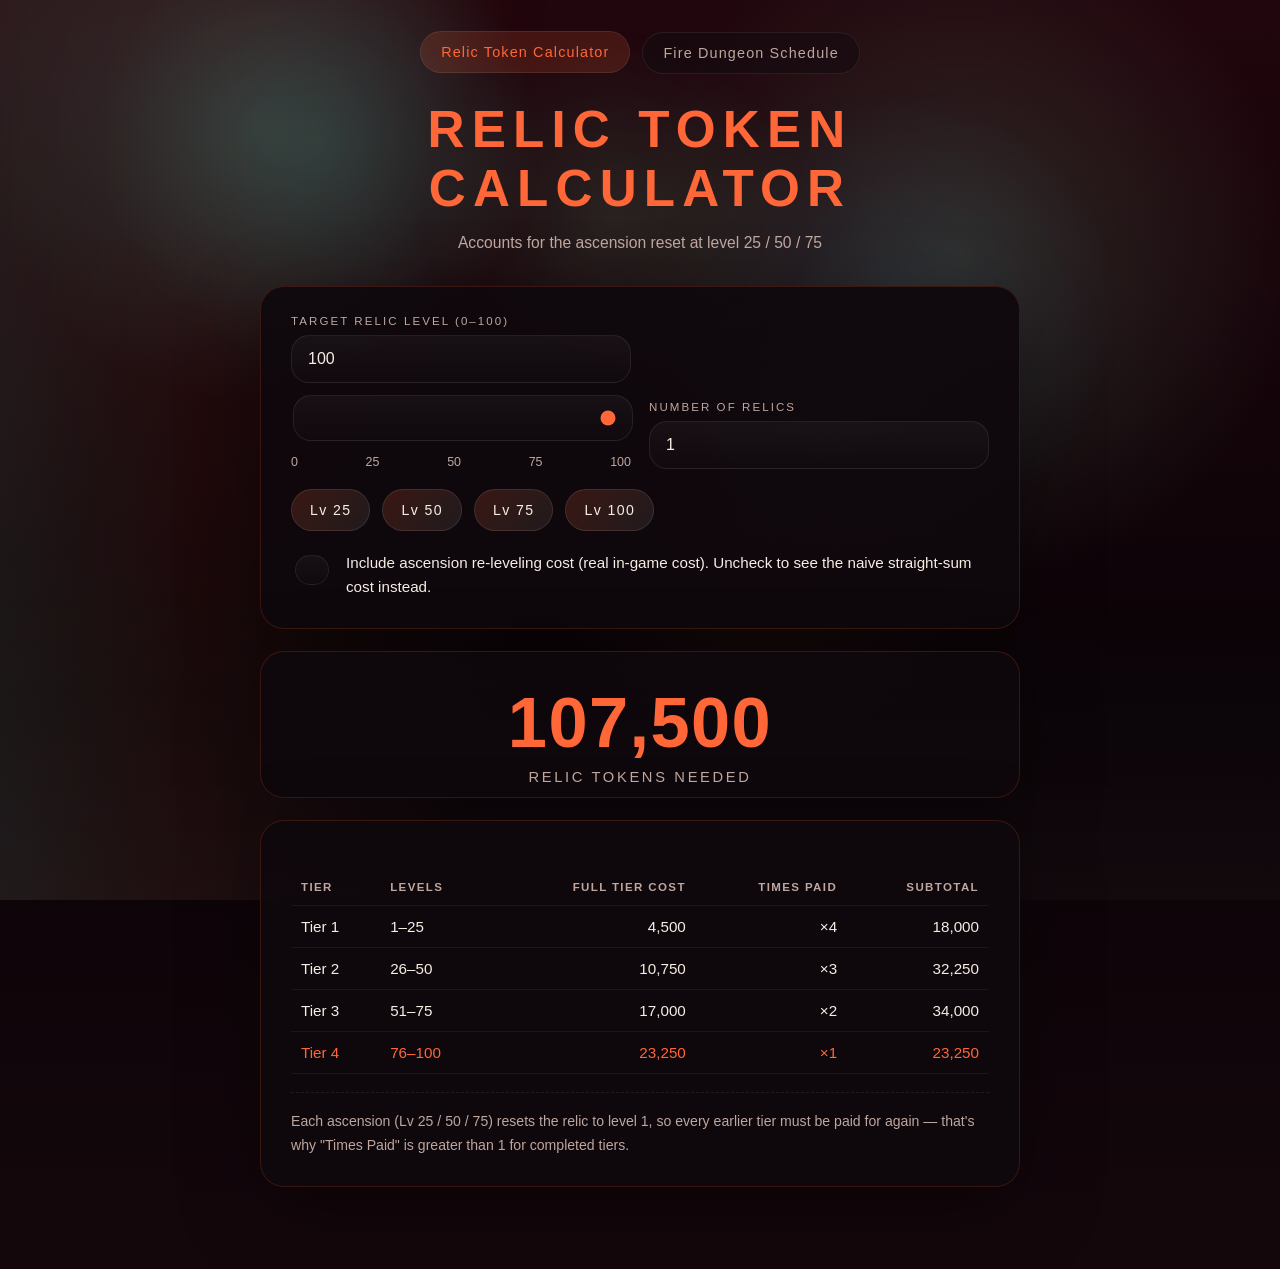
<file: index.html>
<!DOCTYPE html>
<html lang="en">
  <head>
    <meta charset="UTF-8" />
    <meta name="viewport" content="width=device-width, initial-scale=1.0" />
    <title>Relic Token Calculator</title>
    <link rel="stylesheet" href="css/styles.css" />
  </head>
  <body>
    <div class="wrap">
      <div class="tab-nav">
        <a class="tab active" href="index.html">Relic Token Calculator</a>
        <a class="tab" href="fire.html">Fire Dungeon Schedule</a>
      </div>
      <h1>Relic Token Calculator</h1>
      <div class="sub">Accounts for the ascension reset at level 25 / 50 / 75</div>

      <div class="panel">
        <div class="row">
          <div class="field">
            <label for="level">Target Relic Level (0–100)</label>
            <input type="number" id="level" min="0" max="100" value="100" />
            <input type="range" id="levelSlider" min="0" max="100" value="100" />
            <div class="level-marks">
              <span>0</span><span>25</span><span>50</span><span>75</span><span>100</span>
            </div>
          </div>
          <div class="field">
            <label for="relics">Number of Relics</label>
            <input type="number" id="relics" min="1" value="1" />
          </div>
        </div>

        <div class="quick">
          <button data-lvl="25">Lv 25</button>
          <button data-lvl="50">Lv 50</button>
          <button data-lvl="75">Lv 75</button>
          <button data-lvl="100">Lv 100</button>
        </div>

        <div class="toggle-row">
          <input type="checkbox" id="resetMode" checked />
          <label for="resetMode" class="toggle-label">
            Include ascension re-leveling cost (real in-game cost). Uncheck to see the naive straight-sum cost instead.
          </label>
        </div>
      </div>

      <div class="panel result-hero">
        <div class="amount" id="totalAmount">0</div>
        <div class="label" id="totalLabel">Relic Tokens Needed</div>
      </div>

      <div class="panel">
        <table>
          <thead>
            <tr>
              <th>Tier</th>
              <th>Levels</th>
              <th class="num">Full Tier Cost</th>
              <th class="num">Times Paid</th>
              <th class="num">Subtotal</th>
            </tr>
          </thead>
          <tbody id="breakdownBody"></tbody>
        </table>
        <div class="note" id="footnote"></div>
      </div>
    </div>

    <script src="js/script.js"></script>
  </body>
</html>
</file>
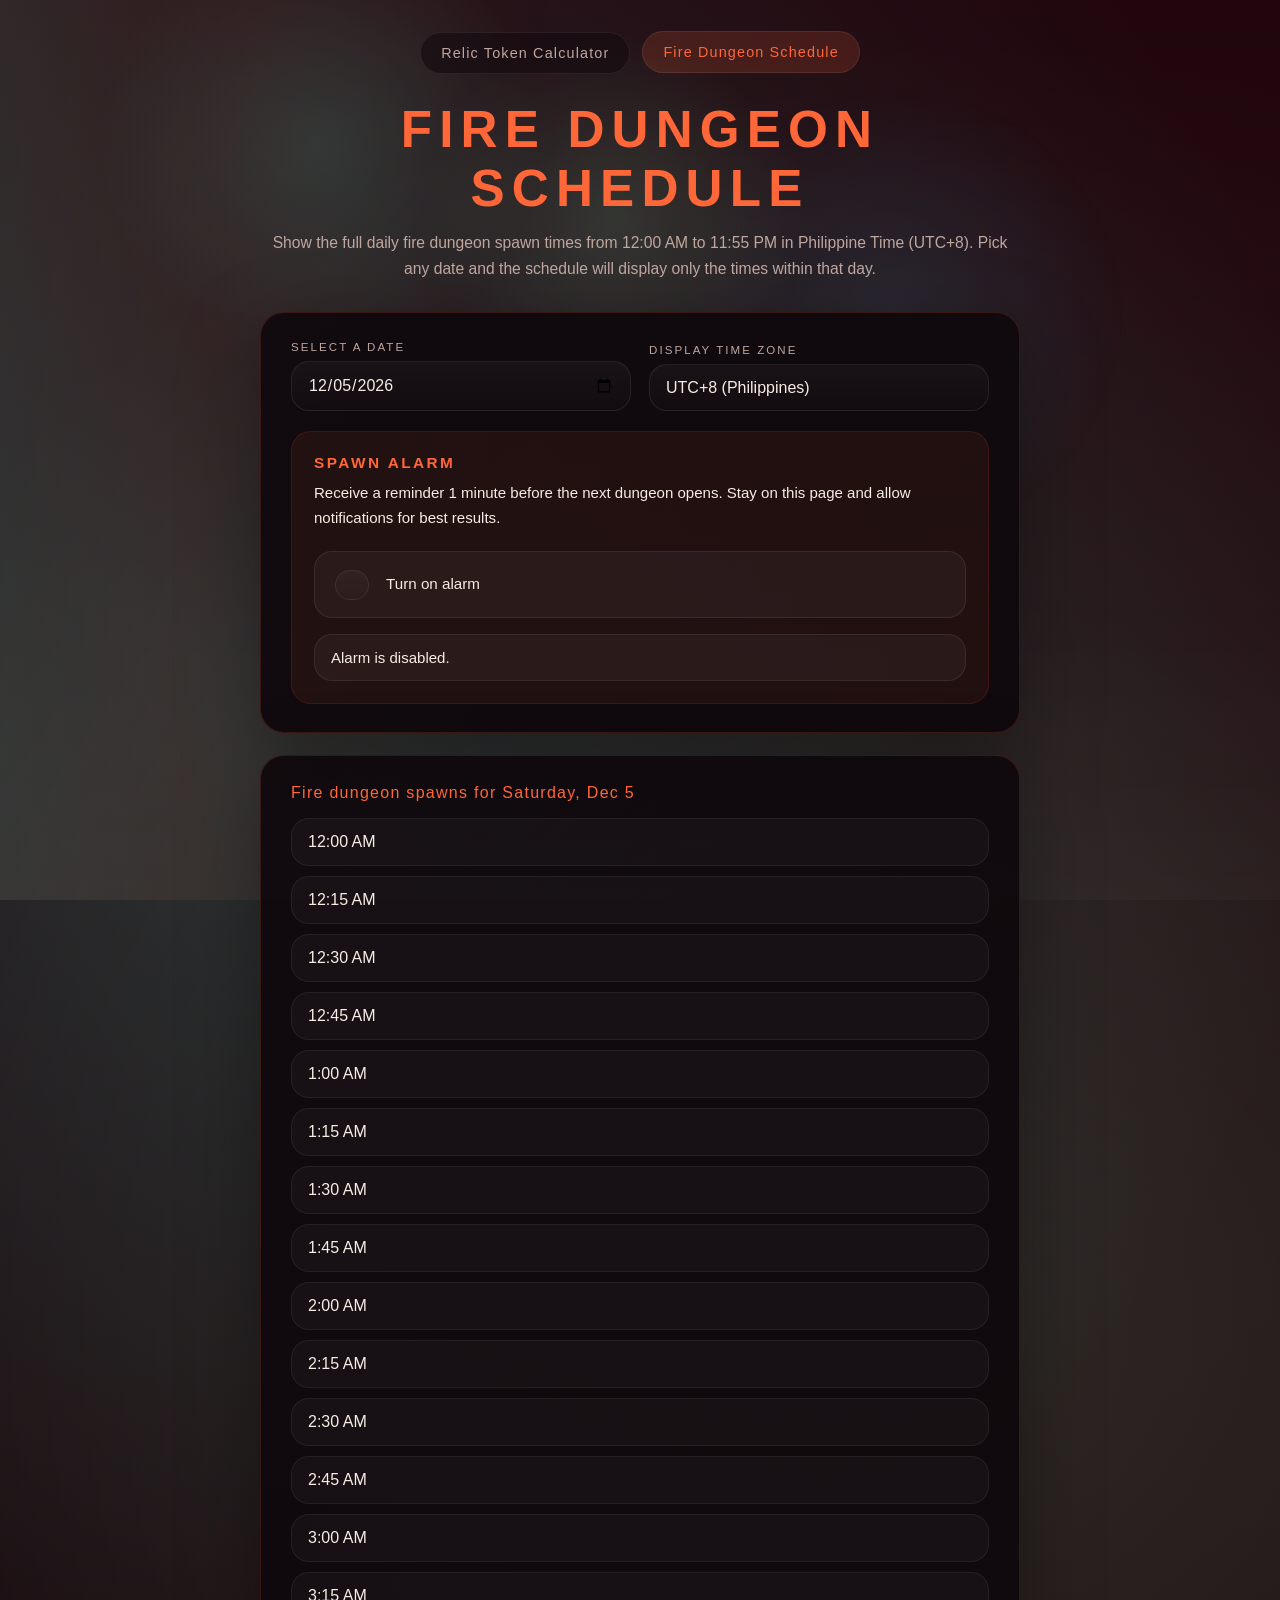
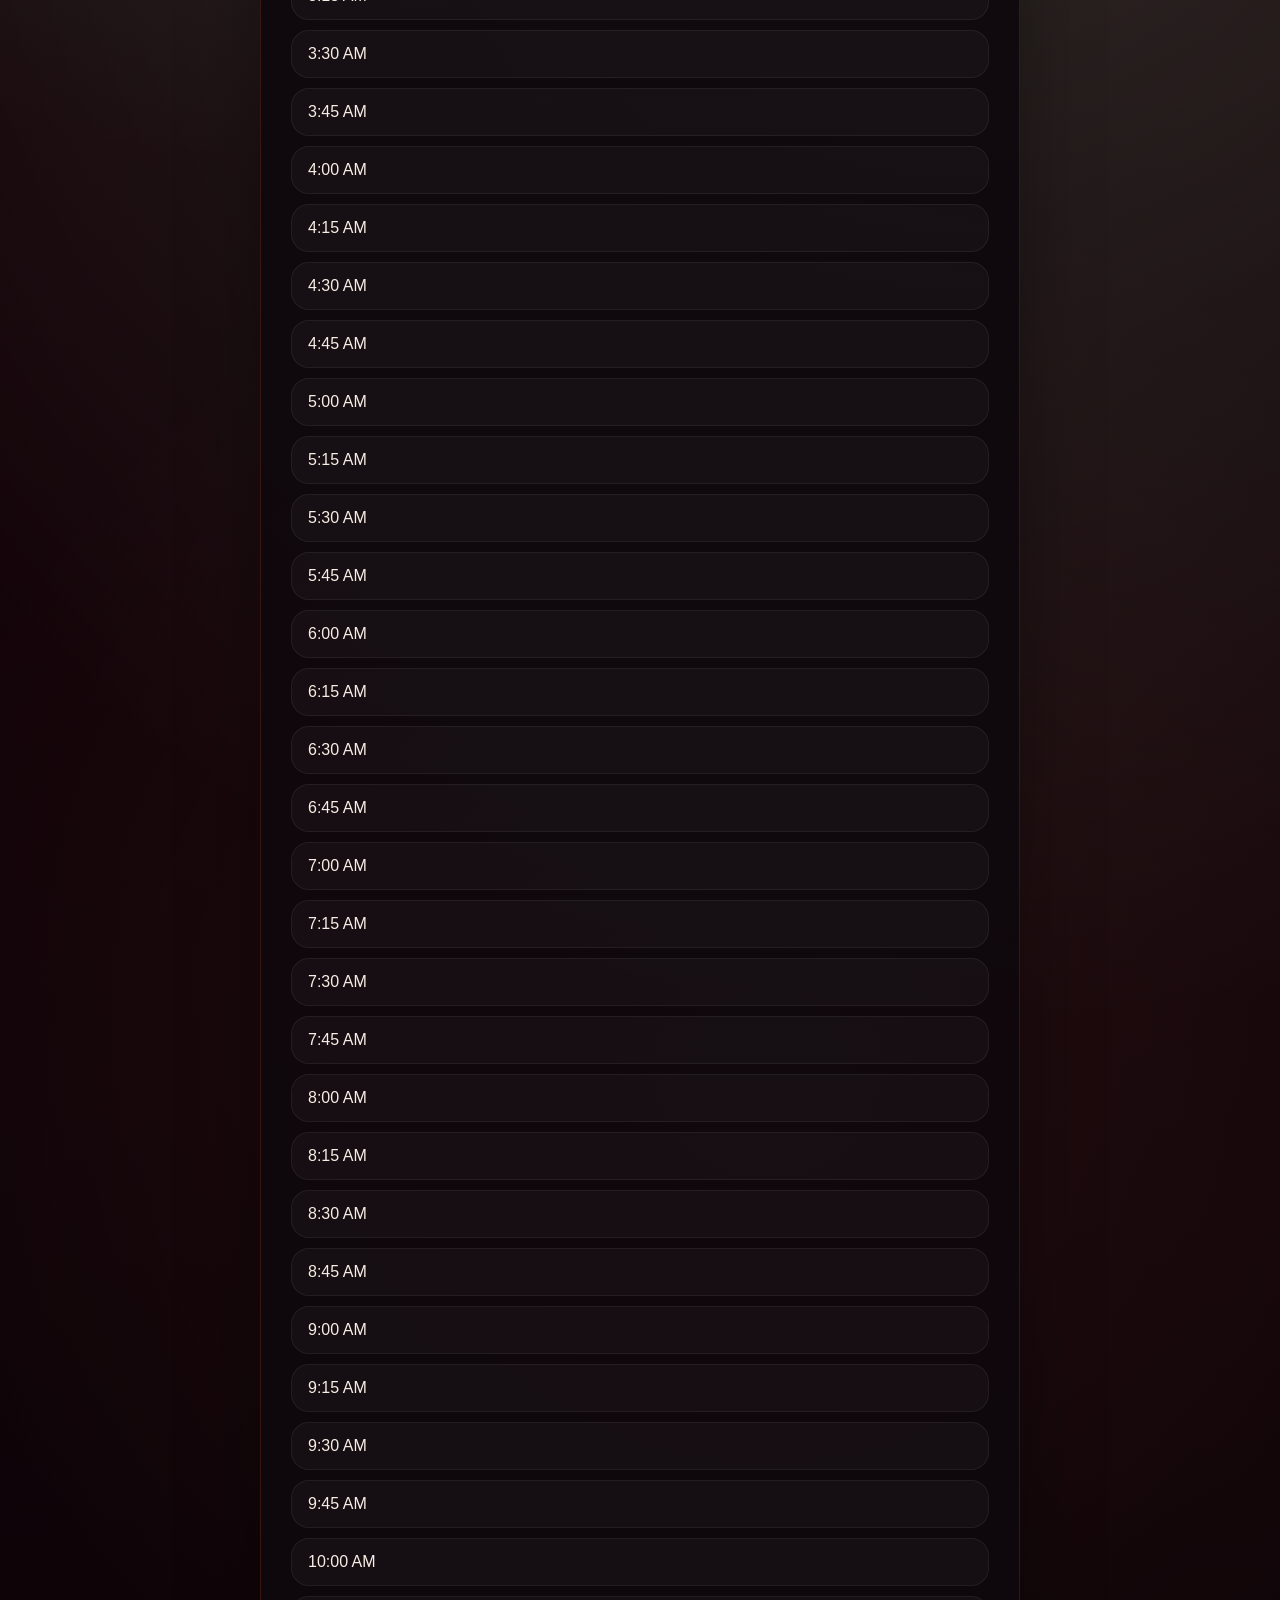
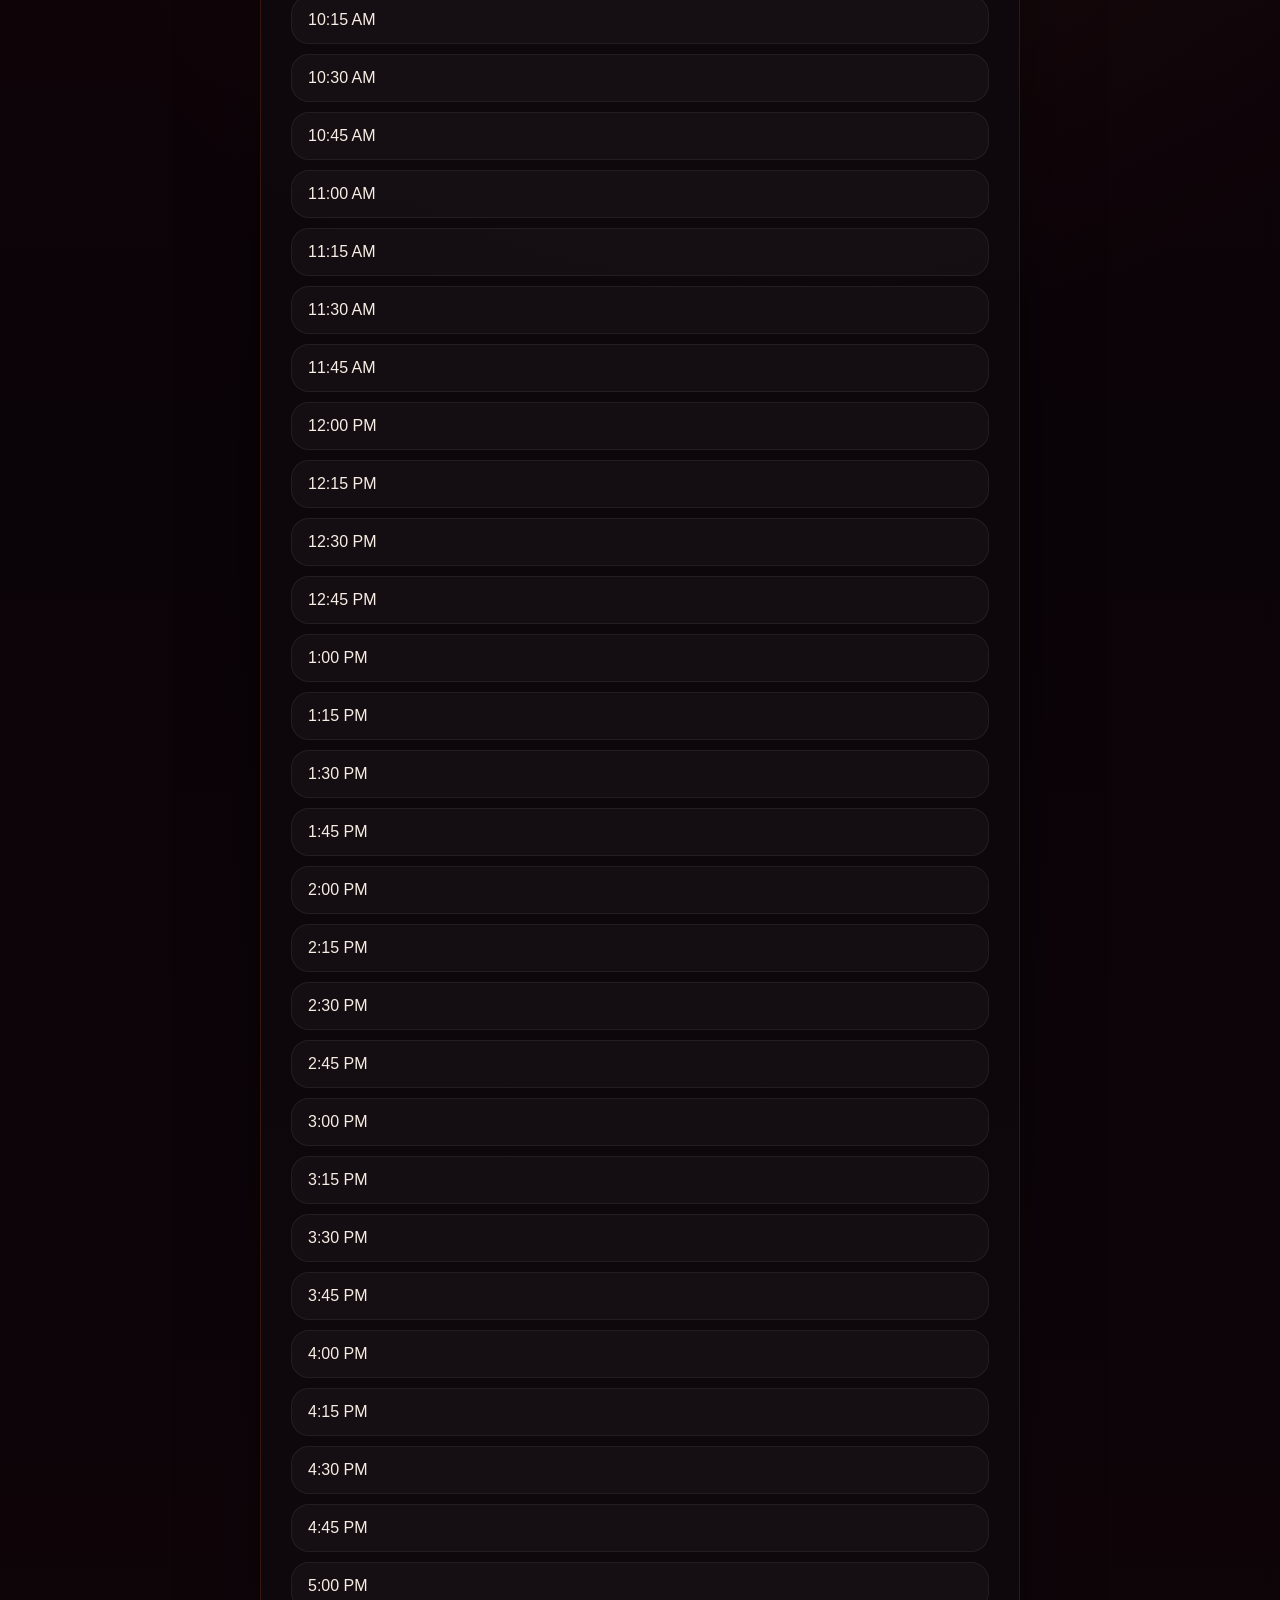
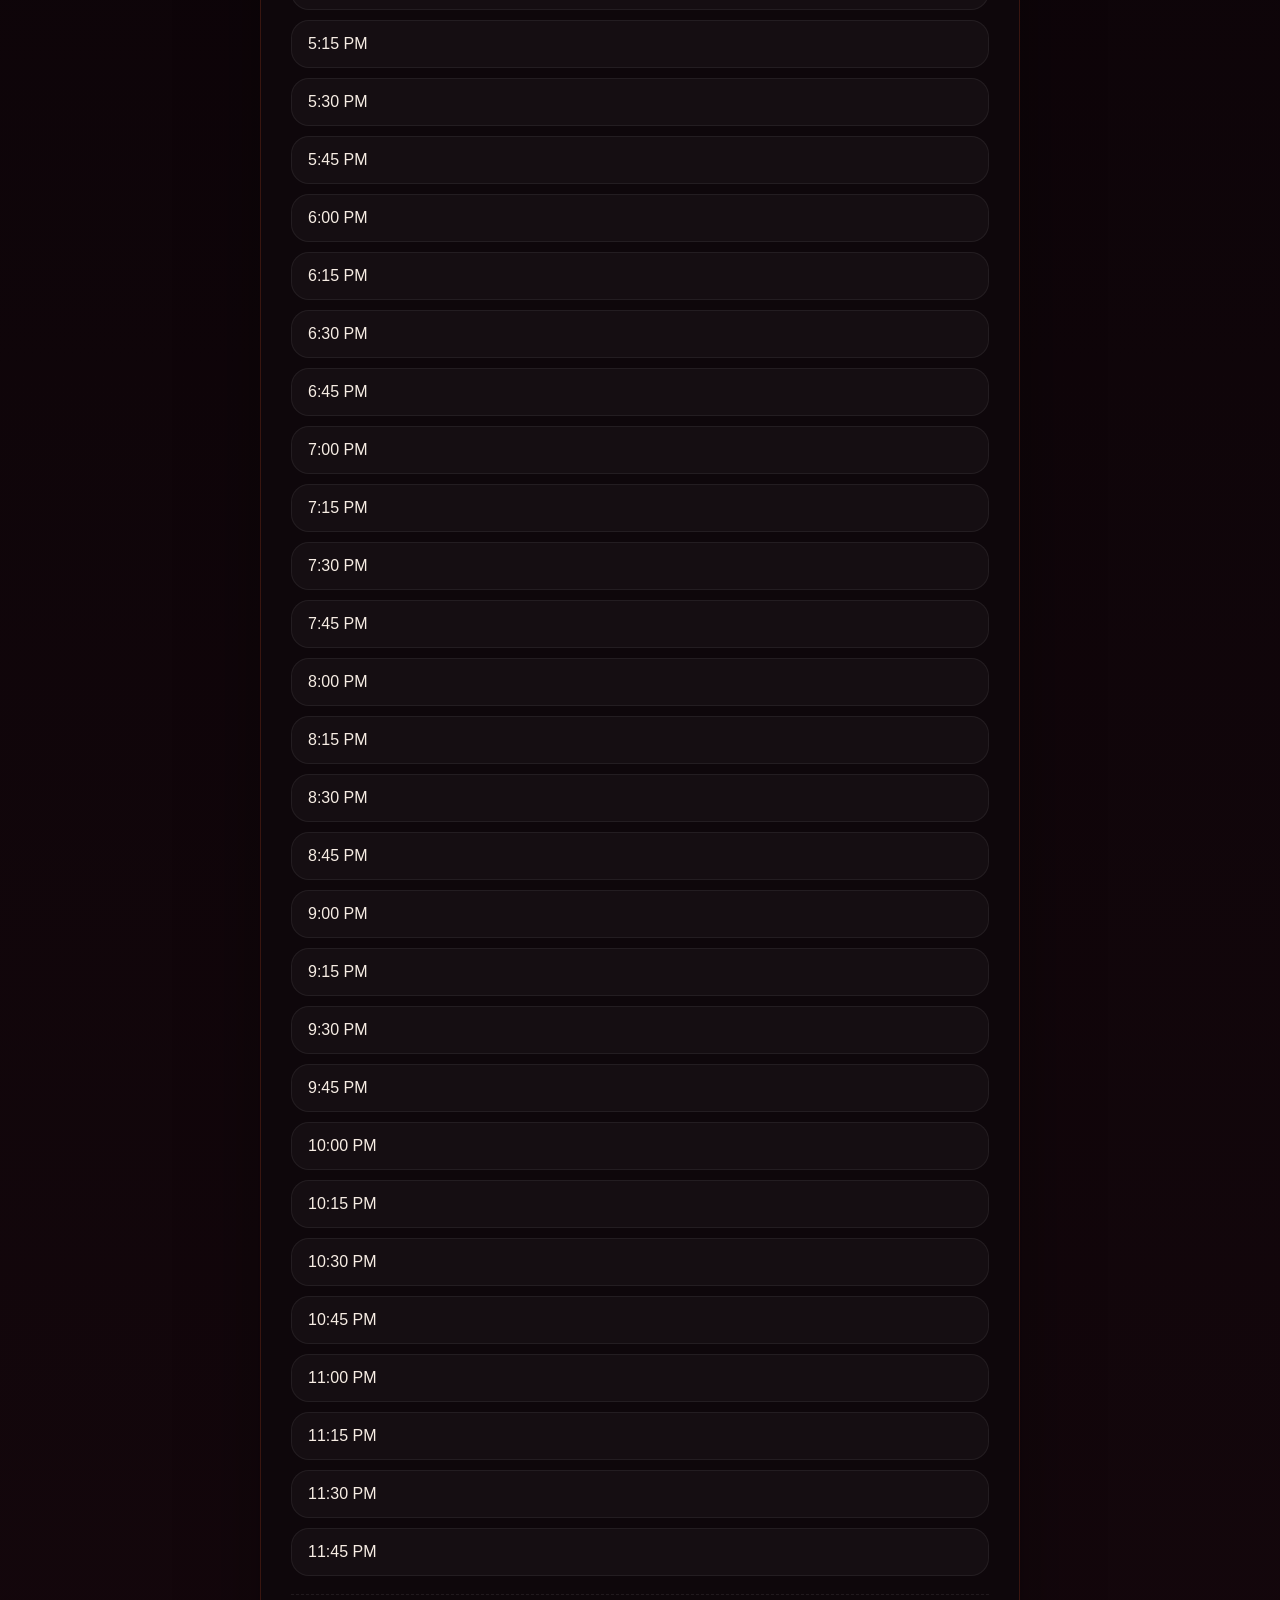
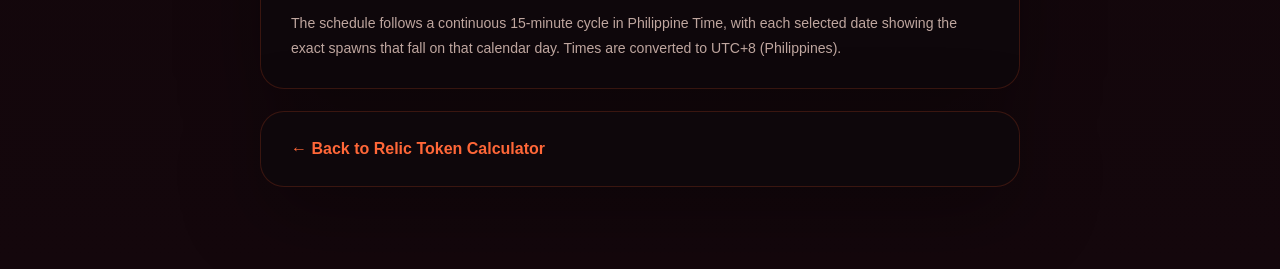
<file: fire.html>
<!DOCTYPE html>
<html lang="en">
  <head>
    <meta charset="UTF-8" />
    <meta name="viewport" content="width=device-width, initial-scale=1.0" />
    <title>Fire Dungeon Schedule</title>
    <link rel="stylesheet" href="css/styles.css" />
  </head>
  <body>
    <div class="wrap">
      <div class="tab-nav">
        <a class="tab" href="index.html">Relic Token Calculator</a>
        <a class="tab active" href="fire.html">Fire Dungeon Schedule</a>
      </div>
      <h1>Fire Dungeon Schedule</h1>
      <div class="sub">Show the full daily fire dungeon spawn times from 12:00 AM to 11:55 PM in Philippine Time (UTC+8). Pick any date and the schedule will display only the times within that day.</div>

      <div class="panel">
        <div class="row">
          <div class="field">
            <label for="scheduleDate">Select a date</label>
            <input type="date" id="scheduleDate" />
          </div>
          <div class="field">
            <label for="timezone">Display time zone</label>
            <select id="timezone">
              <option value="Asia/Manila" selected>UTC+8 (Philippines)</option>
              <option value="Asia/Singapore">UTC+8 (Singapore)</option>
              <option value="Asia/Tokyo">UTC+9 (Tokyo)</option>
              <option value="Australia/Sydney">UTC+10 (Sydney)</option>
              <option value="Europe/London">UTC+0 (London)</option>
              <option value="Europe/Berlin">UTC+1 (Berlin)</option>
              <option value="Europe/Moscow">UTC+3 (Moscow)</option>
              <option value="America/New_York">UTC-5 (New York)</option>
              <option value="America/Chicago">UTC-6 (Chicago)</option>
              <option value="America/Denver">UTC-7 (Denver)</option>
              <option value="America/Los_Angeles">UTC-8 (Los Angeles)</option>
              <option value="UTC">UTC</option>
            </select>
          </div>
        </div>
        <div class="alarm-panel">
          <div class="alarm-header">
            <div class="alarm-title">Spawn alarm</div>
            <div class="alarm-description">Receive a reminder 1 minute before the next dungeon opens. Stay on this page and allow notifications for best results.</div>
          </div>
          <div class="toggle-row alarm-toggle-row">
            <input type="checkbox" id="alarmEnabled" />
            <label for="alarmEnabled" class="toggle-label">
              Turn on alarm
            </label>
          </div>
          <div class="alarm-status" id="nextAlarmInfo">
            Alarm is disabled until the schedule is visible.
          </div>
        </div>
      </div>

      <div class="panel">
        <div class="schedule-heading">Fire dungeon spawns for <span id="dayLabel"></span></div>
        <div class="schedule" id="scheduleList"></div>
        <div class="note" id="scheduleNote">The schedule is based on 15-minute spawns and covers the full day in Philippine Time.</div>
      </div>

      <div class="panel nav-panel">
        <a class="back-link" href="index.html">← Back to Relic Token Calculator</a>
      </div>
    </div>

    <script src="js/fire.js"></script>
  </body>
</html>
</file>
<file: css/styles.css>
:root {
  --bg: #0b0509;
  --bg-deep: #10040b;
  --panel: rgba(15, 8, 12, 0.92);
  --border: rgba(255, 88, 40, 0.18);
  --accent: #ff6738;
  --accent-soft: #ff9972;
  --text: #f7ede4;
  --dim: #bfa69f;
  --highlight: #fdf0e8;
}

* {
  box-sizing: border-box;
}

body {
  margin: 0;
  min-height: 100vh;
  color: var(--text);
  font-family: 'Inter', 'Segoe UI', sans-serif;
  padding: 32px 16px 60px;
  background-color: var(--bg);
  background-image:
    radial-gradient(circle at 20% 10%, rgba(87, 208, 196, 0.18), transparent 18%),
    radial-gradient(circle at 75% 20%, rgba(174, 255, 196, 0.14), transparent 24%),
    radial-gradient(circle at 60% 40%, rgba(255, 127, 92, 0.08), transparent 22%),
    linear-gradient(180deg, #21060d 0%, #0a0307 55%, #14070c 100%);
}

body::before {
  content: '';
  position: fixed;
  inset: 0;
  background-image:
    radial-gradient(circle at 25% 16%, rgba(90, 233, 208, 0.18), transparent 18%),
    radial-gradient(circle at 48% 24%, rgba(159, 255, 196, 0.16), transparent 20%),
    radial-gradient(circle at 70% 35%, rgba(68, 167, 224, 0.14), transparent 22%),
    linear-gradient(95deg, rgba(180, 255, 209, 0.12), rgba(255, 118, 63, 0.08) 18%, transparent 42%),
    linear-gradient(0deg, rgba(255, 255, 255, 0.03), transparent 40%);
  pointer-events: none;
  opacity: 0.75;
}

.wrap {
  max-width: 760px;
  margin: 0 auto;
  position: relative;
  z-index: 1;
}

.tab-nav {
  display: flex;
  justify-content: center;
  gap: 12px;
  margin-bottom: 26px;
}

.tab {
  display: inline-flex;
  align-items: center;
  justify-content: center;
  padding: 12px 20px;
  border-radius: 999px;
  border: 1px solid rgba(255, 255, 255, 0.08);
  background: rgba(20, 12, 16, 0.65);
  color: var(--dim);
  text-decoration: none;
  font-size: 0.9rem;
  letter-spacing: 0.08em;
  transition: transform 0.16s ease, background 0.16s ease, color 0.16s ease;
}

.tab.active,
.tab:hover {
  color: var(--accent);
  background: rgba(255, 103, 56, 0.16);
  transform: translateY(-1px);
}

h1 {
  font-size: clamp(2.2rem, 4vw, 3.4rem);
  letter-spacing: 0.14em;
  text-align: center;
  margin: 0 0 12px;
  color: var(--accent);
  text-transform: uppercase;
}

.sub {
  text-align: center;
  color: var(--dim);
  font-size: 0.98rem;
  margin-bottom: 30px;
  line-height: 1.65;
}

.panel {
  background: var(--panel);
  border: 1px solid var(--border);
  border-radius: 24px;
  padding: 28px 30px;
  margin-bottom: 22px;
  box-shadow: 0 24px 80px rgba(0, 0, 0, 0.35);
}

.row {
  display: flex;
  gap: 18px;
  flex-wrap: wrap;
  align-items: flex-end;
}

label {
  display: block;
  font-size: 0.72rem;
  letter-spacing: 0.18em;
  text-transform: uppercase;
  color: var(--dim);
  margin-bottom: 8px;
}

.field {
  flex: 1;
  min-width: 180px;
}

input,
select {
  width: 100%;
  appearance: none;
  background: linear-gradient(180deg, rgba(255, 255, 255, 0.04), rgba(255, 255, 255, 0.01));
  border: 1px solid rgba(255, 255, 255, 0.08);
  color: var(--text);
  font-family: inherit;
  font-size: 1rem;
  padding: 14px 16px;
  border-radius: 18px;
  transition: border-color 0.2s ease, box-shadow 0.2s ease;
}

input:focus,
select:focus {
  outline: none;
  border-color: rgba(255, 103, 56, 0.75);
  box-shadow: 0 0 0 4px rgba(255, 103, 56, 0.16);
}

input[type='range'] {
  margin-top: 12px;
  accent-color: var(--accent);
}

.toggle-row {
  display: flex;
  align-items: flex-start;
  gap: 14px;
  margin-top: 20px;
  font-size: 0.95rem;
  color: var(--text);
}

.toggle-row input {
  accent-color: var(--accent);
  width: 18px;
  height: 18px;
  margin-top: 4px;
}

.toggle-label {
  margin: 0;
  text-transform: none;
  letter-spacing: 0;
  font-size: 0.95rem;
  line-height: 1.6;
  color: var(--text);
}

.alarm-panel {
  background: rgba(255, 103, 56, 0.08);
  border: 1px solid rgba(255, 69, 40, 0.14);
  border-radius: 20px;
  padding: 22px;
  margin-top: 20px;
}

.alarm-header {
  display: flex;
  flex-direction: column;
  gap: 8px;
  margin-bottom: 16px;
}

.alarm-title {
  color: var(--accent);
  font-size: 0.96rem;
  font-weight: 800;
  letter-spacing: 0.16em;
  text-transform: uppercase;
}

.alarm-description {
  color: var(--text);
  font-size: 0.94rem;
  line-height: 1.7;
}

.alarm-toggle-row {
  align-items: center;
  background: rgba(255, 255, 255, 0.04);
  border: 1px solid rgba(255, 255, 255, 0.08);
  border-radius: 18px;
  padding: 14px 16px;
}

.alarm-status {
  margin-top: 16px;
  font-size: 0.94rem;
  color: var(--text);
  background: rgba(255, 255, 255, 0.04);
  border: 1px solid rgba(255, 255, 255, 0.08);
  border-radius: 18px;
  padding: 14px 16px;
}

.level-marks {
  display: flex;
  justify-content: space-between;
  font-size: 0.78rem;
  color: var(--dim);
  margin-top: 10px;
}

.quick {
  display: flex;
  gap: 12px;
  margin-top: 20px;
  flex-wrap: wrap;
}

.quick button {
  background: linear-gradient(135deg, rgba(255, 103, 56, 0.18), rgba(255, 255, 255, 0.08));
  border: 1px solid rgba(255, 255, 255, 0.1);
  color: var(--text);
  padding: 12px 18px;
  border-radius: 999px;
  font-size: 0.88rem;
  cursor: pointer;
  font-family: inherit;
  letter-spacing: 0.1em;
  transition: transform 0.2s ease, box-shadow 0.2s ease;
}

.quick button:hover {
  transform: translateY(-2px);
  box-shadow: 0 18px 32px rgba(255, 103, 56, 0.14);
}

.result-hero {
  text-align: center;
  padding: 30px 10px 12px;
}

.result-hero .amount {
  font-size: clamp(3rem, 5.5vw, 4.8rem);
  color: var(--accent);
  font-weight: 900;
  letter-spacing: 0.02em;
}

.result-hero .label {
  font-size: 0.92rem;
  color: var(--dim);
  text-transform: uppercase;
  letter-spacing: 0.18em;
  margin-top: 6px;
}

table {
  width: 100%;
  border-collapse: collapse;
  margin-top: 20px;
  font-size: 0.95rem;
}

th,
td {
  text-align: left;
  padding: 12px 10px;
  border-bottom: 1px solid rgba(255, 255, 255, 0.06);
}

th {
  color: var(--dim);
  font-weight: 600;
  text-transform: uppercase;
  font-size: 0.72rem;
  letter-spacing: 0.12em;
}

td.num,
th.num {
  text-align: right;
}

tr.current td {
  color: var(--accent);
}

.note {
  font-size: 0.88rem;
  color: var(--dim);
  line-height: 1.75;
  margin-top: 18px;
  border-top: 1px dashed rgba(255, 255, 255, 0.08);
  padding-top: 16px;
}

.back-link {
  display: inline-flex;
  align-items: center;
  gap: 8px;
  color: var(--accent);
  text-decoration: none;
  font-weight: 600;
}

.back-link:hover {
  text-decoration: underline;
}

.schedule-heading {
  color: var(--accent);
  font-size: 1rem;
  margin-bottom: 16px;
  letter-spacing: 0.08em;
}

.schedule {
  display: grid;
  gap: 10px;
}

.schedule-item {
  display: flex;
  justify-content: space-between;
  gap: 12px;
  padding: 14px 16px;
  border-radius: 18px;
  background: rgba(255, 255, 255, 0.03);
  border: 1px solid rgba(255, 255, 255, 0.06);
}

@media (max-width: 640px) {
  .row {
    flex-direction: column;
  }

  .panel {
    padding: 22px;
  }
}
</file>
